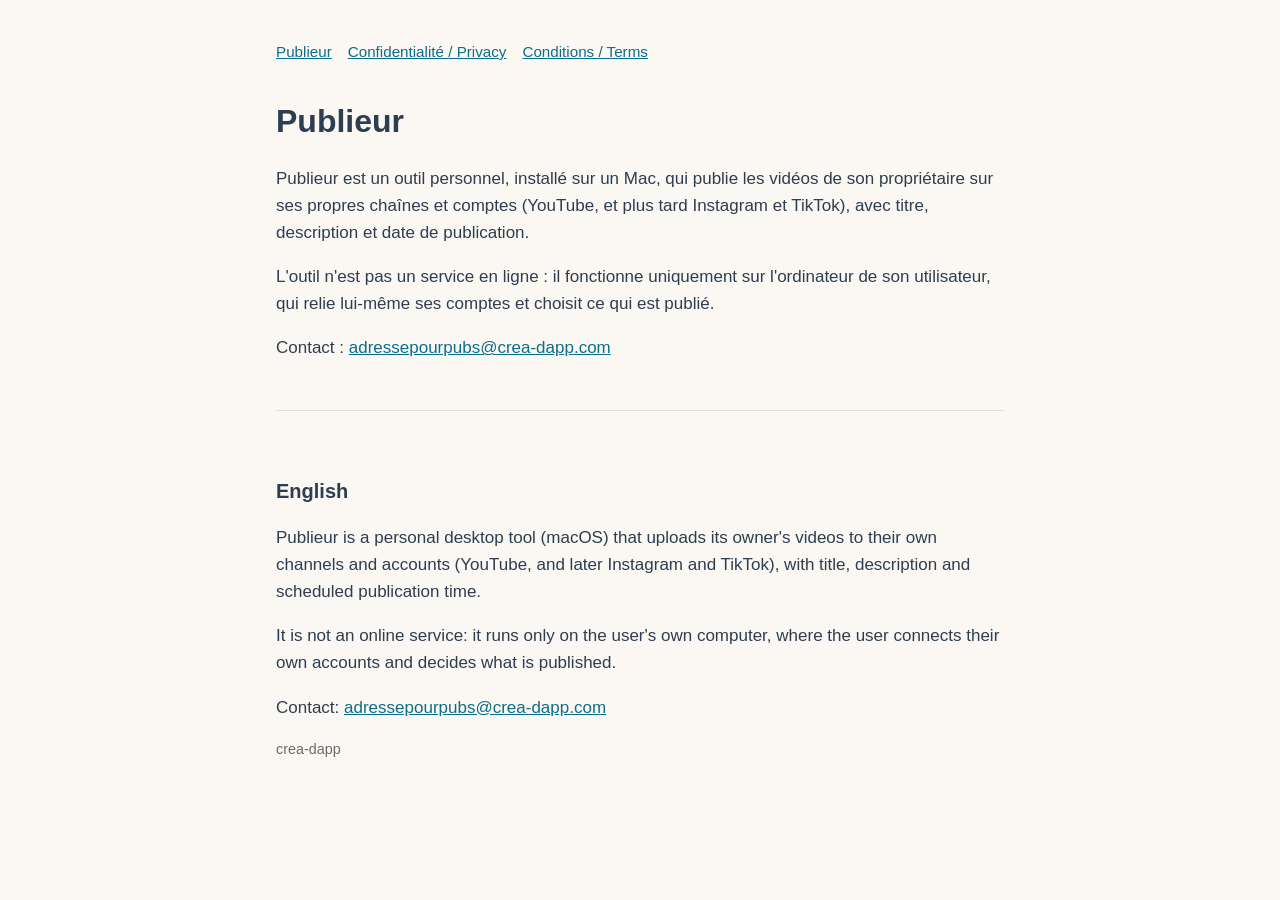
<file: index.html>
<!doctype html><html lang="fr"><head><meta charset="utf-8"><meta name="viewport" content="width=device-width,initial-scale=1">
<title>Publieur</title><link rel="stylesheet" href="style.css"></head><body><main>
<nav><a href="./">Publieur</a><a href="privacy.html">Confidentialité / Privacy</a><a href="terms.html">Conditions / Terms</a></nav>
<h1>Publieur</h1>
<p>Publieur est un outil personnel, installé sur un Mac, qui publie les vidéos de son propriétaire sur ses propres chaînes et comptes (YouTube, et plus tard Instagram et TikTok), avec titre, description et date de publication.</p>
<p>L'outil n'est pas un service en ligne : il fonctionne uniquement sur l'ordinateur de son utilisateur, qui relie lui-même ses comptes et choisit ce qui est publié.</p>
<p>Contact : <a href="mailto:adressepourpubs@crea-dapp.com">adressepourpubs@crea-dapp.com</a></p>
<div class="lang" lang="en"><h2>English</h2>
<p>Publieur is a personal desktop tool (macOS) that uploads its owner's videos to their own channels and accounts (YouTube, and later Instagram and TikTok), with title, description and scheduled publication time.</p>
<p>It is not an online service: it runs only on the user's own computer, where the user connects their own accounts and decides what is published.</p>
<p>Contact: <a href="mailto:adressepourpubs@crea-dapp.com">adressepourpubs@crea-dapp.com</a></p></div>
<p class="muted">crea-dapp</p>
</main></body></html>
</file>
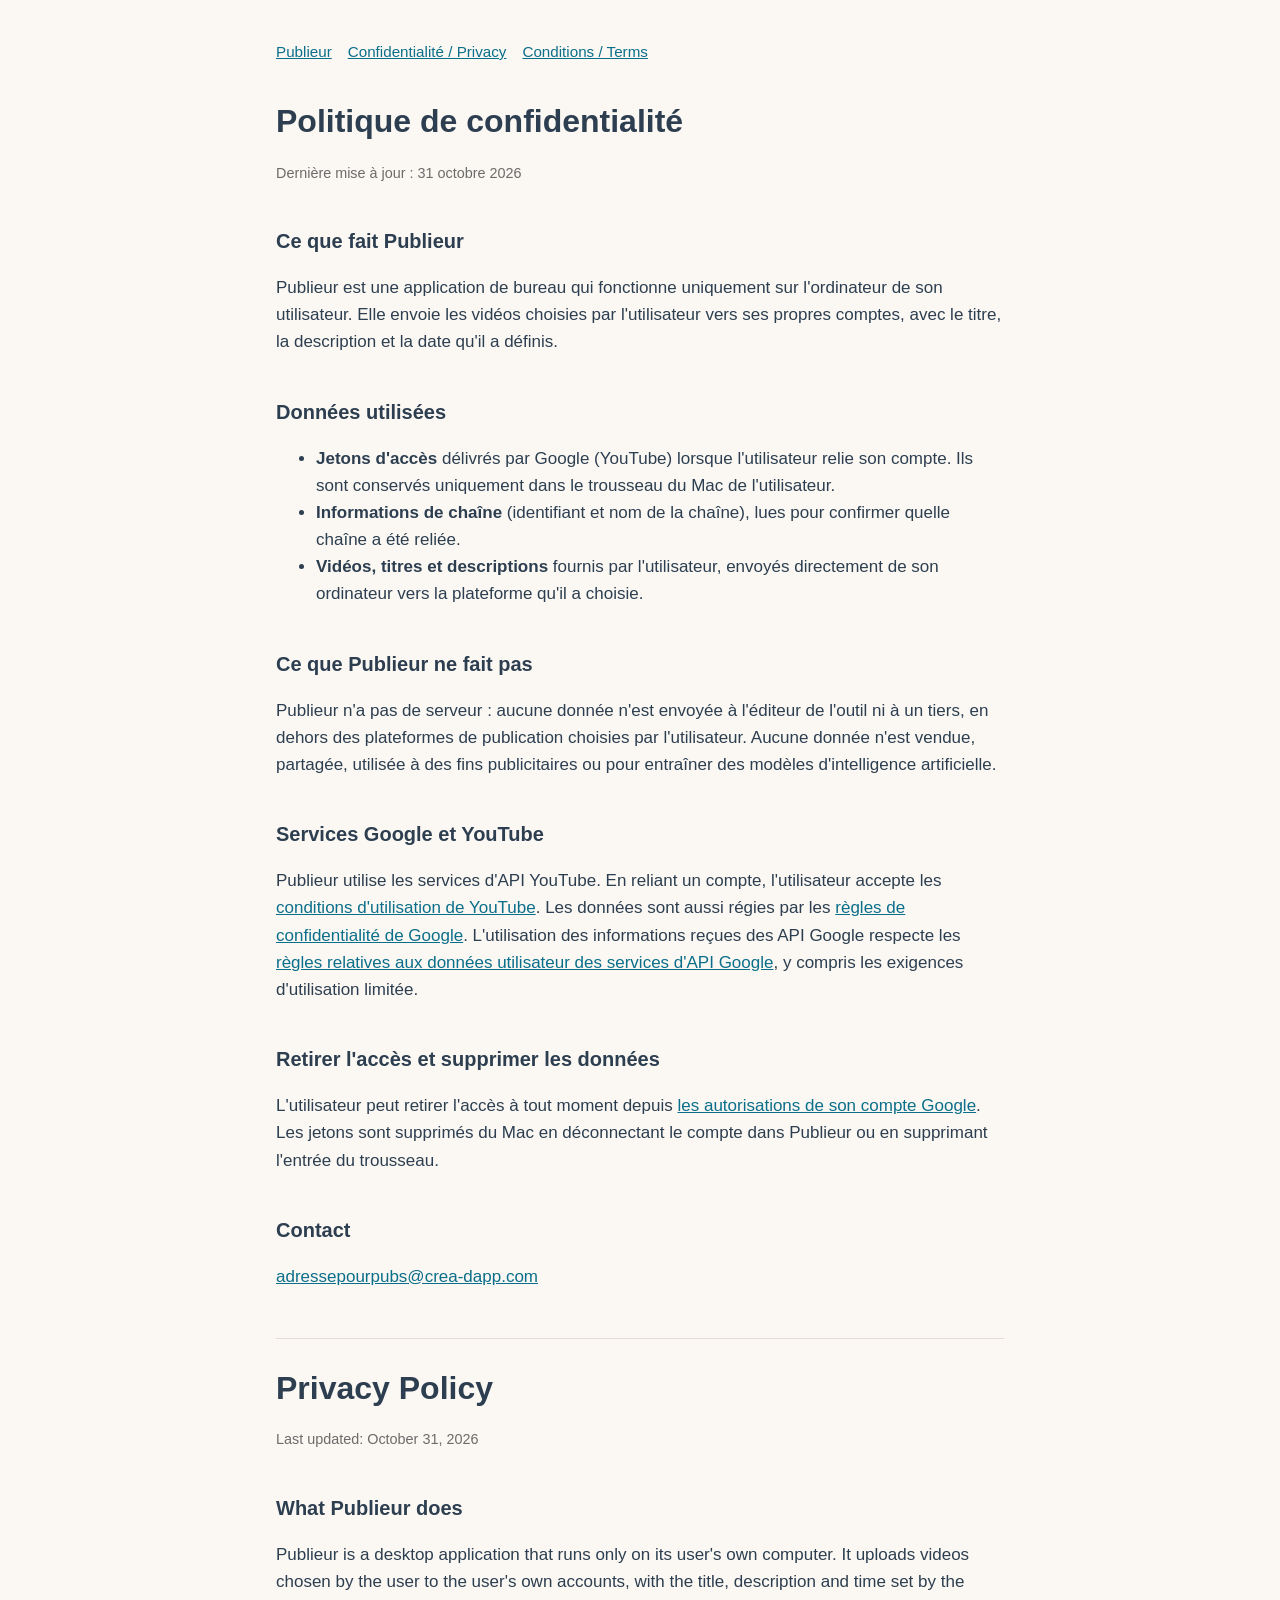
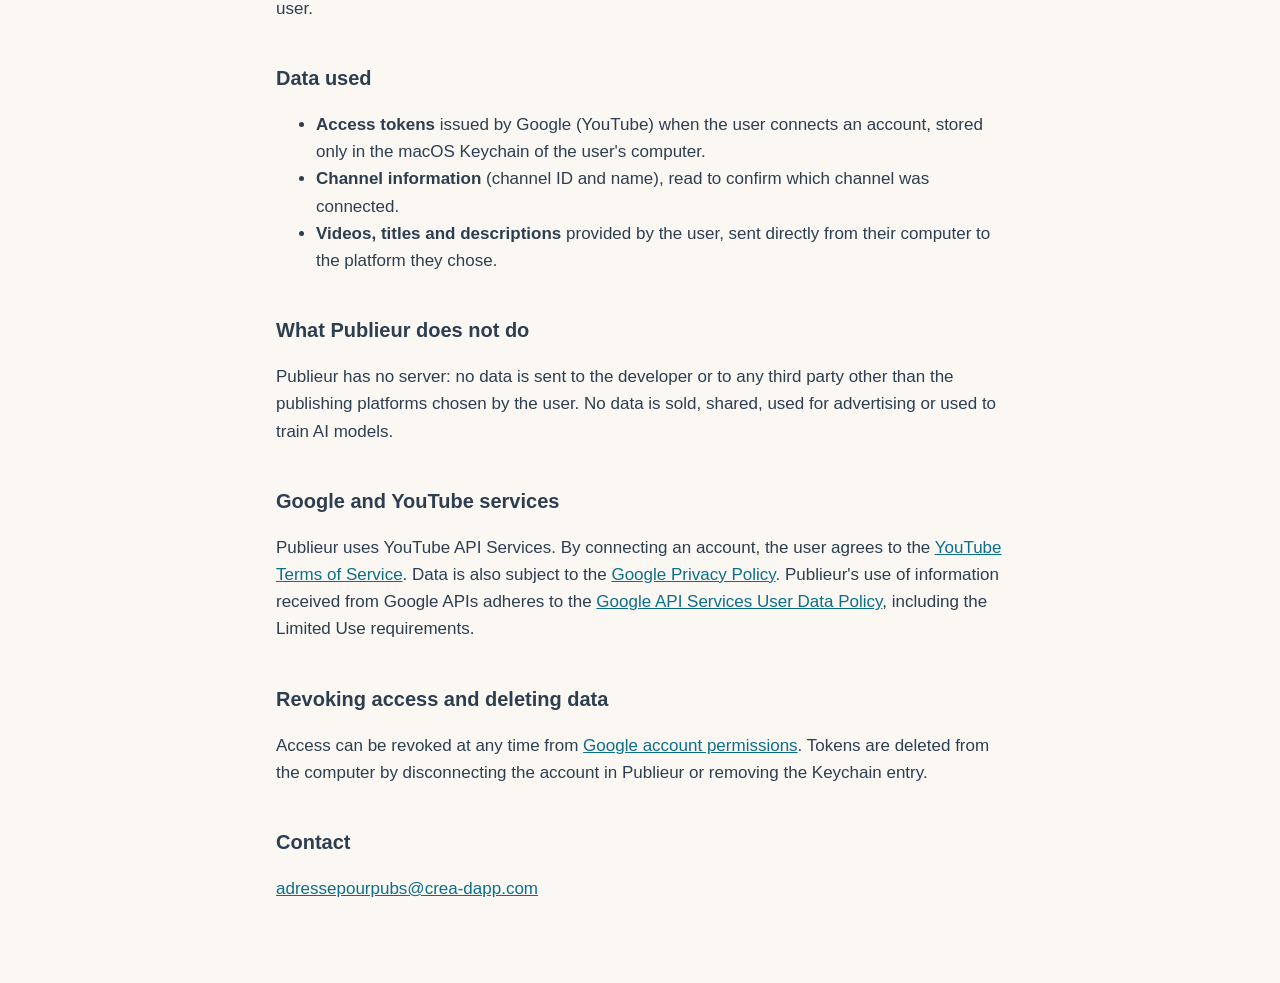
<file: privacy.html>
<!doctype html><html lang="fr"><head><meta charset="utf-8"><meta name="viewport" content="width=device-width,initial-scale=1">
<title>Publieur — Confidentialité</title><link rel="stylesheet" href="style.css"></head><body><main>
<nav><a href="./">Publieur</a><a href="privacy.html">Confidentialité / Privacy</a><a href="terms.html">Conditions / Terms</a></nav>
<h1>Politique de confidentialité</h1><p class="muted">Dernière mise à jour : 31 octobre 2026</p>
<h2>Ce que fait Publieur</h2>
<p>Publieur est une application de bureau qui fonctionne uniquement sur l'ordinateur de son utilisateur. Elle envoie les vidéos choisies par l'utilisateur vers ses propres comptes, avec le titre, la description et la date qu'il a définis.</p>
<h2>Données utilisées</h2>
<ul>
<li><strong>Jetons d'accès</strong> délivrés par Google (YouTube) lorsque l'utilisateur relie son compte. Ils sont conservés uniquement dans le trousseau du Mac de l'utilisateur.</li>
<li><strong>Informations de chaîne</strong> (identifiant et nom de la chaîne), lues pour confirmer quelle chaîne a été reliée.</li>
<li><strong>Vidéos, titres et descriptions</strong> fournis par l'utilisateur, envoyés directement de son ordinateur vers la plateforme qu'il a choisie.</li>
</ul>
<h2>Ce que Publieur ne fait pas</h2>
<p>Publieur n'a pas de serveur : aucune donnée n'est envoyée à l'éditeur de l'outil ni à un tiers, en dehors des plateformes de publication choisies par l'utilisateur. Aucune donnée n'est vendue, partagée, utilisée à des fins publicitaires ou pour entraîner des modèles d'intelligence artificielle.</p>
<h2>Services Google et YouTube</h2>
<p>Publieur utilise les services d'API YouTube. En reliant un compte, l'utilisateur accepte les <a href="https://www.youtube.com/t/terms">conditions d'utilisation de YouTube</a>. Les données sont aussi régies par les <a href="https://policies.google.com/privacy">règles de confidentialité de Google</a>. L'utilisation des informations reçues des API Google respecte les <a href="https://developers.google.com/terms/api-services-user-data-policy">règles relatives aux données utilisateur des services d'API Google</a>, y compris les exigences d'utilisation limitée.</p>
<h2>Retirer l'accès et supprimer les données</h2>
<p>L'utilisateur peut retirer l'accès à tout moment depuis <a href="https://myaccount.google.com/permissions">les autorisations de son compte Google</a>. Les jetons sont supprimés du Mac en déconnectant le compte dans Publieur ou en supprimant l'entrée du trousseau.</p>
<h2>Contact</h2><p><a href="mailto:adressepourpubs@crea-dapp.com">adressepourpubs@crea-dapp.com</a></p>
<div class="lang" lang="en"><h1>Privacy Policy</h1><p class="muted">Last updated: October 31, 2026</p>
<h2>What Publieur does</h2><p>Publieur is a desktop application that runs only on its user's own computer. It uploads videos chosen by the user to the user's own accounts, with the title, description and time set by the user.</p>
<h2>Data used</h2><ul>
<li><strong>Access tokens</strong> issued by Google (YouTube) when the user connects an account, stored only in the macOS Keychain of the user's computer.</li>
<li><strong>Channel information</strong> (channel ID and name), read to confirm which channel was connected.</li>
<li><strong>Videos, titles and descriptions</strong> provided by the user, sent directly from their computer to the platform they chose.</li></ul>
<h2>What Publieur does not do</h2><p>Publieur has no server: no data is sent to the developer or to any third party other than the publishing platforms chosen by the user. No data is sold, shared, used for advertising or used to train AI models.</p>
<h2>Google and YouTube services</h2><p>Publieur uses YouTube API Services. By connecting an account, the user agrees to the <a href="https://www.youtube.com/t/terms">YouTube Terms of Service</a>. Data is also subject to the <a href="https://policies.google.com/privacy">Google Privacy Policy</a>. Publieur's use of information received from Google APIs adheres to the <a href="https://developers.google.com/terms/api-services-user-data-policy">Google API Services User Data Policy</a>, including the Limited Use requirements.</p>
<h2>Revoking access and deleting data</h2><p>Access can be revoked at any time from <a href="https://myaccount.google.com/permissions">Google account permissions</a>. Tokens are deleted from the computer by disconnecting the account in Publieur or removing the Keychain entry.</p>
<h2>Contact</h2><p><a href="mailto:adressepourpubs@crea-dapp.com">adressepourpubs@crea-dapp.com</a></p></div>
</main></body></html>
</file>
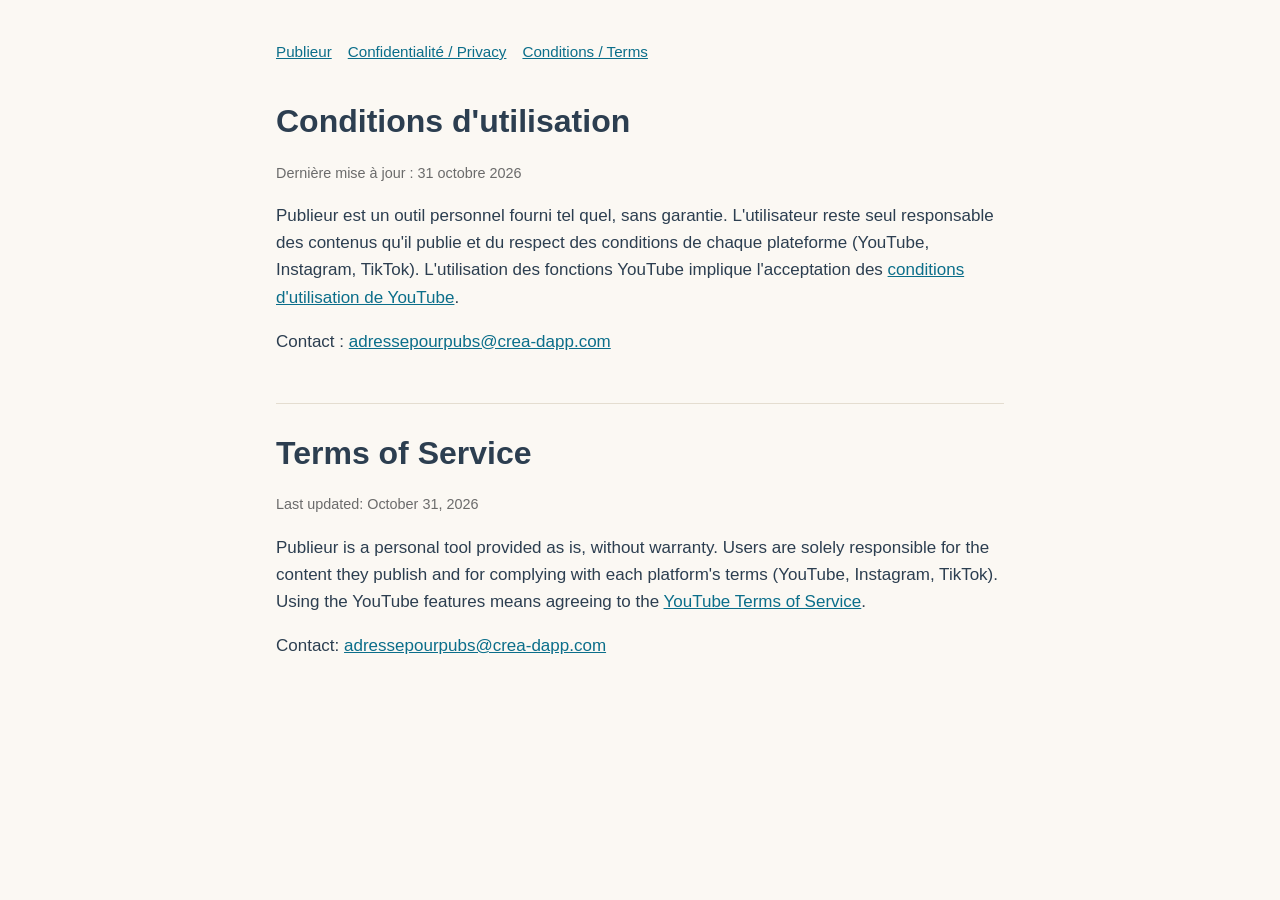
<file: terms.html>
<!doctype html><html lang="fr"><head><meta charset="utf-8"><meta name="viewport" content="width=device-width,initial-scale=1">
<title>Publieur — Conditions</title><link rel="stylesheet" href="style.css"></head><body><main>
<nav><a href="./">Publieur</a><a href="privacy.html">Confidentialité / Privacy</a><a href="terms.html">Conditions / Terms</a></nav>
<h1>Conditions d'utilisation</h1><p class="muted">Dernière mise à jour : 31 octobre 2026</p>
<p>Publieur est un outil personnel fourni tel quel, sans garantie. L'utilisateur reste seul responsable des contenus qu'il publie et du respect des conditions de chaque plateforme (YouTube, Instagram, TikTok). L'utilisation des fonctions YouTube implique l'acceptation des <a href="https://www.youtube.com/t/terms">conditions d'utilisation de YouTube</a>.</p>
<p>Contact : <a href="mailto:adressepourpubs@crea-dapp.com">adressepourpubs@crea-dapp.com</a></p>
<div class="lang" lang="en"><h1>Terms of Service</h1><p class="muted">Last updated: October 31, 2026</p>
<p>Publieur is a personal tool provided as is, without warranty. Users are solely responsible for the content they publish and for complying with each platform's terms (YouTube, Instagram, TikTok). Using the YouTube features means agreeing to the <a href="https://www.youtube.com/t/terms">YouTube Terms of Service</a>.</p>
<p>Contact: <a href="mailto:adressepourpubs@crea-dapp.com">adressepourpubs@crea-dapp.com</a></p></div>
</main></body></html>
</file>
<file: style.css>
:root{--ink:#2c3e50;--paper:#fbf8f3;--muted:#6b6b6b;--line:#e4ddd0}
*{box-sizing:border-box}body{margin:0;background:var(--paper);color:var(--ink);font:17px/1.6 -apple-system,BlinkMacSystemFont,"Segoe UI",Roboto,sans-serif}
main{max-width:760px;margin:0 auto;padding:40px 16px 64px}h1{font-size:2rem;margin:0 0 .3em}h2{font-size:1.25rem;margin:2em 0 .4em}
nav{display:flex;gap:16px;flex-wrap:wrap;margin-bottom:32px;font-size:.95rem}a{color:#0b6e8a}
.lang{border-top:1px solid var(--line);margin-top:48px;padding-top:24px}.muted{color:var(--muted);font-size:.9rem}
</file>
